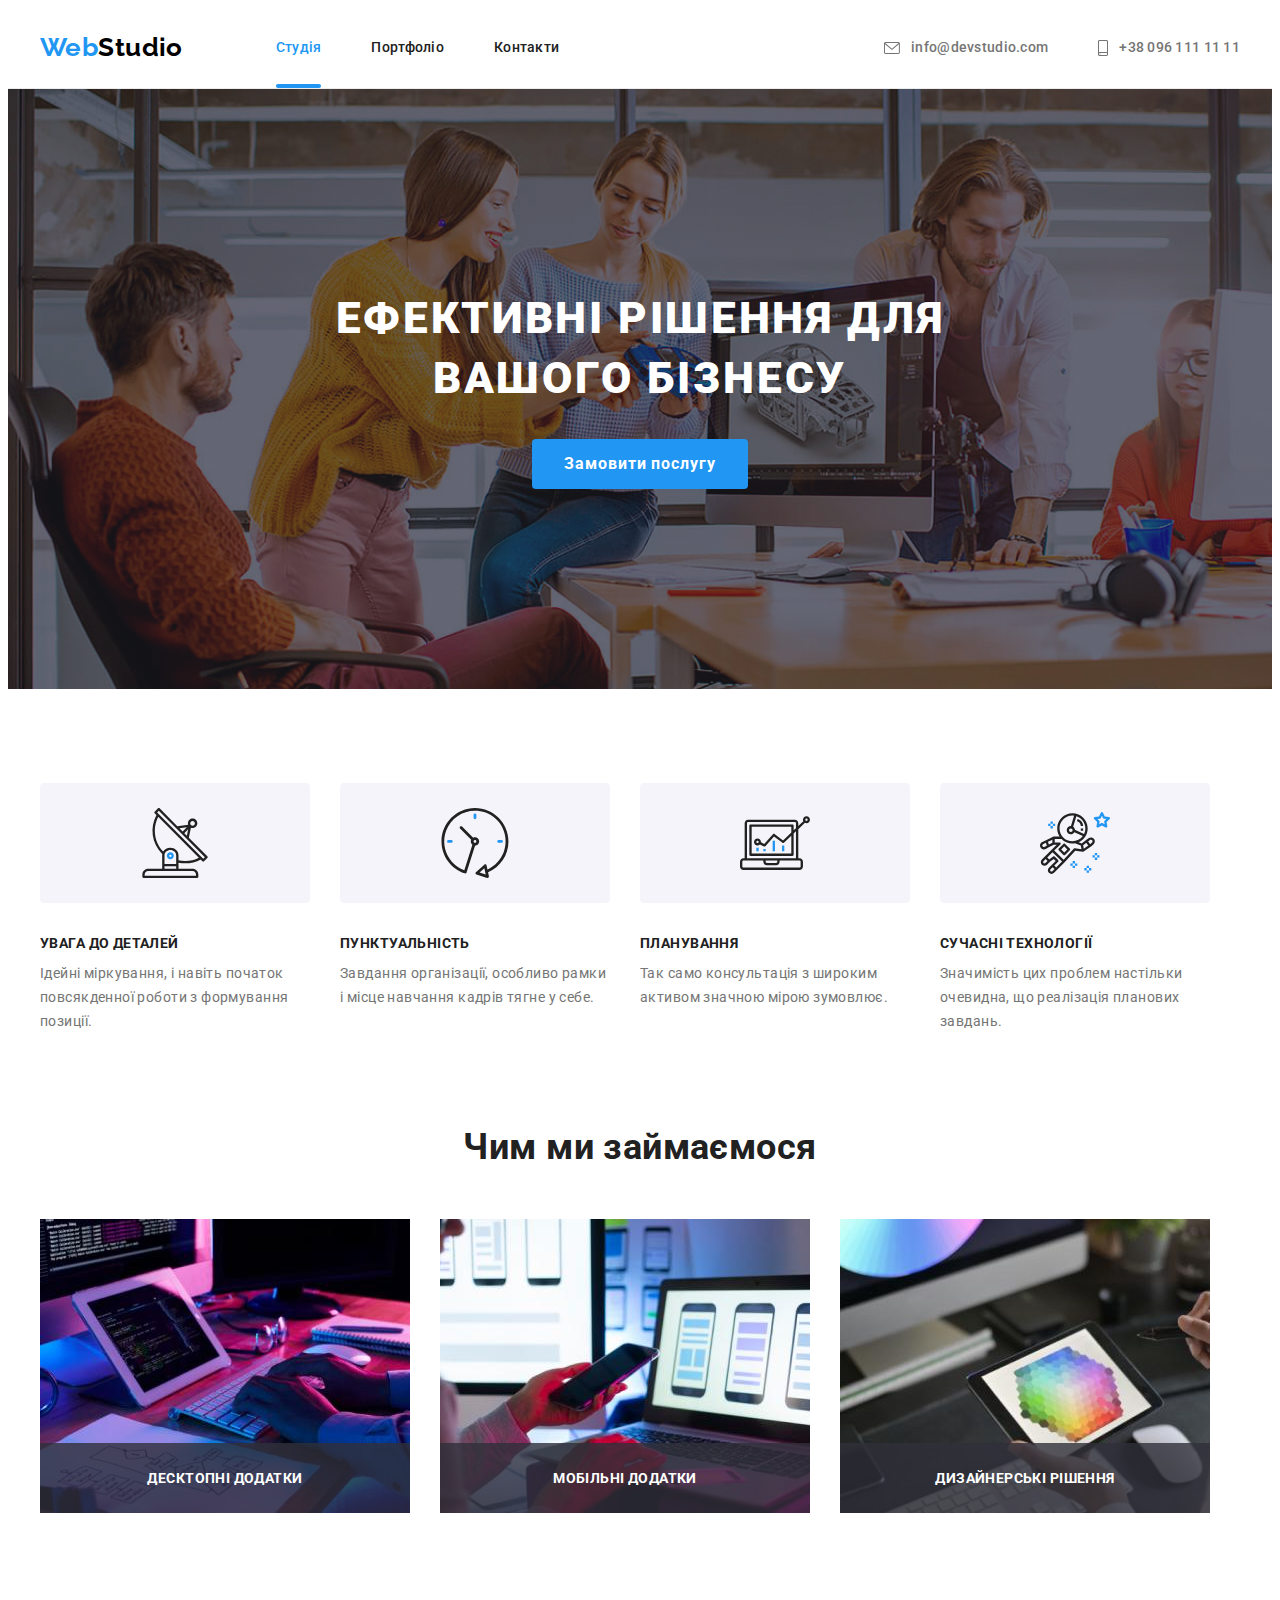
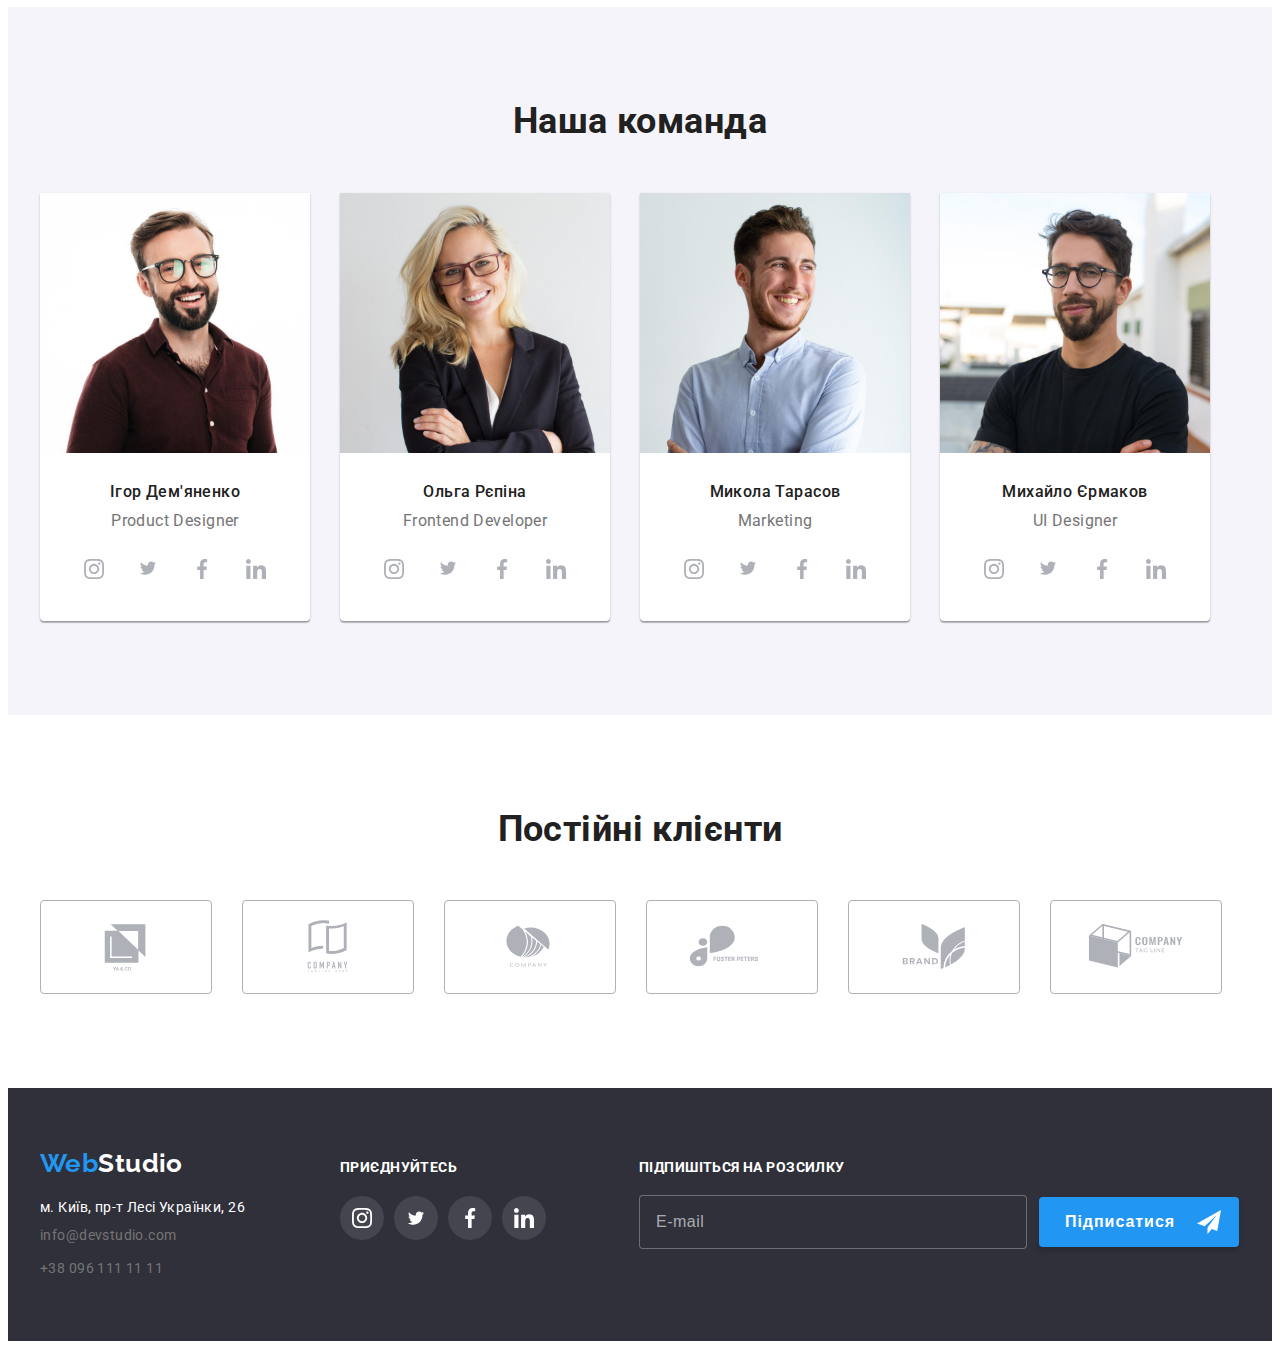
<file: index.html>
<!DOCTYPE html>
<html lang="uk">
  <head>
    <meta charset="UTF-8" />
    <meta http-equiv="X-UA-Compatible" content="IE=edge" />
    <meta name="viewport" content="width=<device-width>, initial-scale=1.0" />
    <title>WebStudio</title>
    <link rel="preconnect" href="https://fonts.googleapis.com" />
    <link rel="preconnect" href="https://fonts.gstatic.com" crossorigin />
    <link
      href="https://fonts.googleapis.com/css2?family=Raleway:wght@700&family=Roboto:wght@400;500;700;900&display=swap"
      rel="stylesheet"
    />
    <link
      rel="stylesheet"
      href="https://cdnjs.cloudflare.com/ajax/libs/modern-normalize/1.1.0/modern-normalize.min.css"
      integrity="sha512-wpPYUAdjBVSE4KJnH1VR1HeZfpl1ub8YT/NKx4PuQ5NmX2tKuGu6U/JRp5y+Y8XG2tV+wKQpNHVUX03MfMFn9Q=="
      crossorigin="anonymous"
      referrerpolicy="no-referrer"
    />
    <link rel="stylesheet" href="./css/style.css" />
  </head>
  <body>
    <!--Шапка сайту-->
    <header class="header">
      <!-- навігація -->
      <div class="conteiner main-nav">
        <nav class="nav">
          <a href="./index.html" class="logo"><span class="logo-web">Web</span>Studio</a>
          <ul class="list nav-list">
            <li class="nav-link">
              <a href="./index.html" class="site-nav active-pages">Студія</a>
            </li>

            <li class="nav-link">
              <a href="./portfolio.html" class="site-nav">Портфоліо</a>
            </li>

            <li class="nav-link">
              <a href="" class="site-nav">Контакти</a>
            </li>
          </ul>
        </nav>
        <!-- Зворотний зв'язок-->
        <ul class="socials-nav list">
          
          <li class="socials-link">
            <a href="mailto:info@devstudio.com" class="socials">
              <svg class="icon-social" width="16" height="12">
              <use href="./images/symbol-defs.svg#icon-envelope" ></use>
            </svg>info@devstudio.com
              
            </a>
          </li>

          <li class="socials-link">
            <a href="tel:+380961111111" class="socials">
              <svg class="icon-social" width="10" height="16">
                <use href="./images/symbol-defs.svg#icon-smartphone" ></use>
              </svg>+38 096 111 11 11</a>
          </li>
        </ul>
      </div>
    </header>

    <!-- Баннер -->
    <main>
      <div class="overlay">
      <section class="hero" >

        <h1 class="hero-title">Ефективні рішення для вашого бізнесу</h1>
        <button type="button" class="hero-button" data-modal-open>Замовити послугу</button>
        <div class="backdrop is-hidden" data-modal>
          <div class="modal">
            <button class="close-modal" data-modal-close>

                <svg width="18" height="18" class="close-svg">
                  <use href="./images/symbol-defs.svg#close-modal"></use>
                </svg>
             
            </button>

            <form class="modal-form">
              <h2 class="modal-title">Залиште свої дані, ми вам передзвонимо</h2>

            <div class="modal-form-conteiner">
              
                <label for="modal-input" class="label-modal">Email</label>
              <div class="submit">
                <input type="text" name="name" id="modal-input" class="input-modal">
                <svg width="18" height="18" class="icon-form">
                  <use  href="./images/symbol-defs.svg#icon-formperson"></use>
                </svg>
              </div> 
              
                <label for="modal-input-tel" class="label-modal">Телефон</label>
              <div class="submit">
                <input type="tel" name="tel" id="modal-input-tel" class="input-modal">
                <svg width="18" height="18" class="icon-form" >
                  <use  href="./images/symbol-defs.svg#icon-formphone"></use>
                </svg>
              </div>  
              
                <label for="modal-input-email" class="label-modal">Пошта</label>
              <div class="submit">  
                <input type="email" name="mail" id="modal-input-email" class="input-modal">
                <svg width="18" height="18" class="icon-form" >
                  <use href="./images/symbol-defs.svg#icon-formemail"></use>
                </svg>
              </div>  
              <label for="modal-comment" class="label-modal">Коментар</label>
             <textarea name="comment" placeholder="Введіть текст" class="comment-modal"></textarea>
                               
            </div>
            
              <label class="modal-checkbox">
                <input type="checkbox"  name="comment" class="checkbox">
                <span class="icon-checkbox"></span>
                <span>Погоджуюся з розсилкою та приймаю <a href="" class="terms"> Умови договору</a></span>
              </label>
          
             
              <button type="submit" class="button-submit-form">Відправити</button>

            </form>


          </div>
        </div>
      </section>
    </div>
      <section class="features-page section">
        <div class="conteiner">
          <h2 class="features-section">Наші переваги</h2>

          <ul class="list features">
           
            <li class="item">
              <svg class="features-img" width="270px" height="120px">
                <use href="./images/symbol-defs.svg#icon-antenna"></use>
              </svg>
              <h3 class="features-title">УВАГА ДО ДЕТАЛЕЙ</h3>
              <p class="features-text">
                Ідейні міркування, і навіть початок повсякденної роботи з формування позиції.
              </p>
            </li>
           
            <li class="item">
              <svg class="features-img" width="270px" height="120px">
                <use href="./images/symbol-defs.svg#icon-clock"></use>
              </svg>
              <h3 class="features-title">ПУНКТУАЛЬНІСТЬ</h3>
              <p class="features-text">
                Завдання організації, особливо рамки і місце навчання кадрів тягне у себе.
              </p>
            </li>
            
            <li class="item">
              <svg class="features-img" width="270px" height="120px">
                 <use href="./images/symbol-defs.svg#icon-diagram"></use>
              </svg>
              <h3 class="features-title">ПЛАНУВАННЯ</h3>
              <p class="features-text">
                Так само консультація з широким активом значною мірою зумовлює.
              </p>
            </li>
            
            <li class="item">
              <svg class="features-img" width="270px" height="120px">
                <use href="./images/symbol-defs.svg#icon-astronaut"></use>
              </svg>
              <h3 class="features-title">СУЧАСНІ ТЕХНОЛОГІЇ</h3>
              <p class="features-text">
                Значимість цих проблем настільки очевидна, що реалізація планових завдань.
              </p>
            </li>

          </ul>
        </div>
      </section>

      <!-- Чим ми займаємось-->
      <section class="section section-work">
        <div class="conteiner">
          <h2 class="section-title">Чим ми займаємося</h2>

          <ul class="works list">
            <li class="works-list">
            
              <img
                src="./images/img1.jpg"
                alt="Процес прорамування"
                width="370"
                class="works-img"
              />
              <p class="works-title">Десктопні додатки</p>
           
            </li>
            <li class="works-list">
              
                <img src="./images/img2.jpg" alt="Процес адаптації" width="370" class="works-img" />
               <p class="works-title">Мобільні додатки</p>
              
            </li>
            <li class="works-list">
              <img src="./images/img3.jpg" alt="Підбір кольору" width="370" class="works-img" />
              <p class="works-title">Дизайнерські рішення</p>
                        </li>
          </ul>
        </div>
      </section>

      <!--Наша команда-->
      <section class="team-section section">
        <div class="conteiner">
          <h2 class="section-title">Наша команда</h2>

          <ul class="list team">
            <li class="team-container">
              <img src="./images/img4.jpg" alt="Ігор Дерем'яненко" width="270" class="team-img" />
              <div class="padding-team">
                <h3 class="team-name">Ігор Дем'яненко</h3>
                <p class="team-text">Product Designer</p>
                <div class="social-team">
                  <ul class="list messenger-team">
                    <li>
                      <a href="" class="social-links">
                        <svg class="social-icon" width="20px" height="20px">
                          <use href="./images/symbol-defs.svg#icon-instagram"></use>
                        </svg>
                      </a>
                    </li>
                    <li>
                      <a href="" class="social-links">
                        <svg class="social-icon" width="20px" height="16.25px">
                          <use href="./images/symbol-defs.svg#icon-twitter"></use>
                        </svg>
                      </a>
                    </li>
                    <li>
                      <a href="" class="social-links">
                        <svg class="social-icon" width="20px" height="20px">
                          <use href="./images/symbol-defs.svg#icon-facebook"></use>
                        </svg> 
                      </a>
                    </li>
                    <li>
                      <a href="" class="social-links">
                        <svg class="social-icon" width="20px" height="20px">
                          <use href="./images/symbol-defs.svg#icon-linkedin"></use>
                        </svg>
                      </a>
                    </li>
                  </ul>
                           
              </div>
              </div>
            </li>

            <li class="team-container">
              <img src="./images/img5.jpg" alt="Ольга Рєпіна" width="270" class="team-img" />
              <div class="padding-team">
                <h3 class="team-name">Ольга Рєпіна</h3>
                <p class="team-text">Frontend Developer</p>
                <div class="social-team">
                  <ul class="list messenger-team">
                    <li>
                      <a href="" class="social-links">
                        <svg class="social-icon" width="20px" height="20px">
                          <use href="./images/symbol-defs.svg#icon-instagram"></use>
                        </svg>
                      </a>
                    </li>
                    <li>
                      <a href="" class="social-links">
                        <svg class="social-icon" width="20px" height="16.25px">
                          <use href="./images/symbol-defs.svg#icon-twitter"></use>
                        </svg>
                      </a>
                    </li>
                    <li>
                      <a href="" class="social-links">
                        <svg class="social-icon" width="20px" height="20px">
                          <use href="./images/symbol-defs.svg#icon-facebook"></use>
                        </svg> 
                      </a>
                    </li>
                    <li>
                      <a href="" class="social-links">
                        <svg class="social-icon" width="20px" height="20px">
                          <use href="./images/symbol-defs.svg#icon-linkedin"></use>
                        </svg>
                      </a>
                    </li>
                  </ul>
                </div>
              </div>
            </li>

            <li class="team-container">
              <img src="./images/img6.jpg" alt="Микола Тарасов" width="270" class="team-img" />
              <div class="padding-team">
                <h3 class="team-name">Микола Тарасов</h3>
                <p class="team-text">Marketing</p>
                <div class="social-team">
                  <ul class="list messenger-team">
                    <li>
                      <a href="" class="social-links">
                        <svg class="social-icon" width="20px" height="20px">
                          <use href="./images/symbol-defs.svg#icon-instagram"></use>
                        </svg>
                      </a>
                    </li>
                    <li>
                      <a href="" class="social-links">
                        <svg class="social-icon" width="20px" height="16.25px">
                          <use href="./images/symbol-defs.svg#icon-twitter"></use>
                        </svg>
                      </a>
                    </li>
                    <li>
                      <a href="" class="social-links">
                        <svg class="social-icon" width="20px" height="20px">
                          <use href="./images/symbol-defs.svg#icon-facebook"></use>
                        </svg> 
                      </a>
                    </li>
                    <li>
                      <a href="" class="social-links">
                        <svg class="social-icon" width="20px" height="20px">
                          <use href="./images/symbol-defs.svg#icon-linkedin"></use>
                        </svg>
                      </a>
                    </li>
                  </ul>
                </div>
              </div>
            </li>

            <li class="team-container">
              <img src="./images/img7.jpg" alt="Михайло Єрмаков" width="270" class="team-img" />
              <div class="padding-team">
                <h3 class="team-name">Михайло Єрмаков</h3>
                <p class="team-text">UI Designer</p>
                <div class="social-team">
                  <ul class="list messenger-team">
                    <li>
                      <a href="" class="social-links">
                        <svg class="social-icon" width="20px" height="20px">
                          <use href="./images/symbol-defs.svg#icon-instagram"></use>
                        </svg>
                      </a>
                    </li>
                    <li>
                      <a href="" class="social-links">
                        <svg class="social-icon" width="20px" height="16.25px">
                          <use href="./images/symbol-defs.svg#icon-twitter"></use>
                        </svg>
                      </a>
                    </li>
                    <li>
                      <a href="" class="social-links">
                        <svg class="social-icon" width="20px" height="20px">
                          <use href="./images/symbol-defs.svg#icon-facebook"></use>
                        </svg> 
                      </a>
                    </li>
                    <li>
                      <a href="" class="social-links">
                        <svg class="social-icon" width="20px" height="20px">
                          <use href="./images/symbol-defs.svg#icon-linkedin"></use>
                        </svg>
                      </a>
                    </li>
                  </ul>
                </div>
              </div>
            </li>
          </ul>
        </div>
      </section>
      <section class="clients">
        <div class="conteiner">
        <h2 class="section-title">Постійні клієнти</h2>
        <ul class="list clients-item">
          <li class="clients-list">
            <a href="" class="clients-link"> 
            <svg  class="clients-logo" width="106" height="60" >
              <use href="./images/symbol-defs.svg#icon-logo1"> </use>
            </svg>
          </a>
          </li>
          <li class="clients-list">
            <a href="" class="clients-link">
            <svg class="clients-logo" width="106" height="60">
              <use href="./images/symbol-defs.svg#icon-logo2"></use>
            </svg>
          </a>
          </li><li class="clients-list">
            <a href="" class="clients-link">
            <svg class="clients-logo" width="106" height="60">
              <use href="./images/symbol-defs.svg#icon-logo3"></use>
            </svg>
          </a>
          </li><li class="clients-list">
            <a href="" class="clients-link">
            <svg class="clients-logo" width="106" height="60">
              <use href="./images/symbol-defs.svg#icon-logo4"></use>
            </svg>
          </a>
          </li><li class="clients-list">
            <a href="" class="clients-link">
            <svg class="clients-logo" width="106" height="60">
              <use href="./images/symbol-defs.svg#icon-logo5"></use>
            </svg>
          </a>
          </li><li class="clients-list">
            <a href="" class="clients-link">
            <svg class="clients-logo" width="106" height="60">
              <use href="./images/symbol-defs.svg#icon-logo6"></use>
            </svg>
          </a>
          </li>
        </ul>
      </div>
      </section>
    </main>
    <!--Підвал-->
    <footer class="footer">
      <div class="conteiner footer-page">
        <div class="conteiner-address">
          <a href="./index.html" class="logo-footer"><span class="logo-web">Web</span><span class="logo-studio">Studio</span></a>
          <address>
            <ul class="list footer-margin">
              <li class="item">
                <a
                 href="https://www.google.com/maps/place/бул.+Леси+Украинки,+26,+Киев,+02000/@50.4265807,30.5383858,17z/data=!3m1!4b1!4m5!3m4!1s0x40d4cf0e033ecbe9:0x57a4dffefec77da0!8m2!3d50.4265807!4d30.5383858"
                 class="footer-address">м. Київ, пр-т Лесі Українки, 26</a>
              </li>

              <li class="item">
               <a href="mailto:info@devstudio.com" class="footer-socials">info@devstudio.com</a>
              </li>

              <li class="item">
                <a href="tel:+380961111111" class="footer-socials">+38 096 111 11 11</a>
              </li>
            </ul>
        </address>
      </div>
        <div class="footer-messenger">
          <p class="come">Приєднуйтесь</p>
          <ul class="list messenger">
            <li class="messenger-list">
              <a href="" class="messenger-links">
                <svg class="footer-icon" width="20px" height="20px">
                  <use href="./images/symbol-defs.svg#icon-instagram"></use>
                </svg>
              </a>
            </li>
            <li class="messenger-list">
              <a href="" class="messenger-links">
                <svg class="footer-icon" width="20px" height="16.25px">
                  <use href="./images/symbol-defs.svg#icon-twitter"></use>
                </svg>
              </a>
            </li>
            <li class="messenger-list">
              <a href="" class="messenger-links">
                <svg class="footer-icon" width="20px" height="20px">
                  <use href="./images/symbol-defs.svg#icon-facebook"></use>
                </svg> 
             </a>
            </li>
            <li class="messenger-list">
              <a href="" class="messenger-links">
                <svg class="footer-icon" width="20px" height="20px">
                  <use href="./images/symbol-defs.svg#icon-linkedin"></use>
              </svg>
              </a>
            </li>
          </ul>
        </div>

        
        <form class="form-footer">
          <label for="input-submit"><span class="title-input-footer">Підпишіться на розсилку</span></label>
          <div class="submit-form">
          <input type="email" class="input-footer" id='input-submit' placeholder="E-mail">
          <button type="submit" class="button-form-footer">
            <span class="name-button-footer">Підписатися</span>
            <svg width="24" height="24" class="icon-input">
              <use href="./images/symbol-defs.svg#icon-send"></use>
            </svg>
          </button>
        </div>
        </form>
      </div>
      
    
    
      
    </footer>
    <script src="./js/modal.js"></script>
  </body>
</html>
</file>
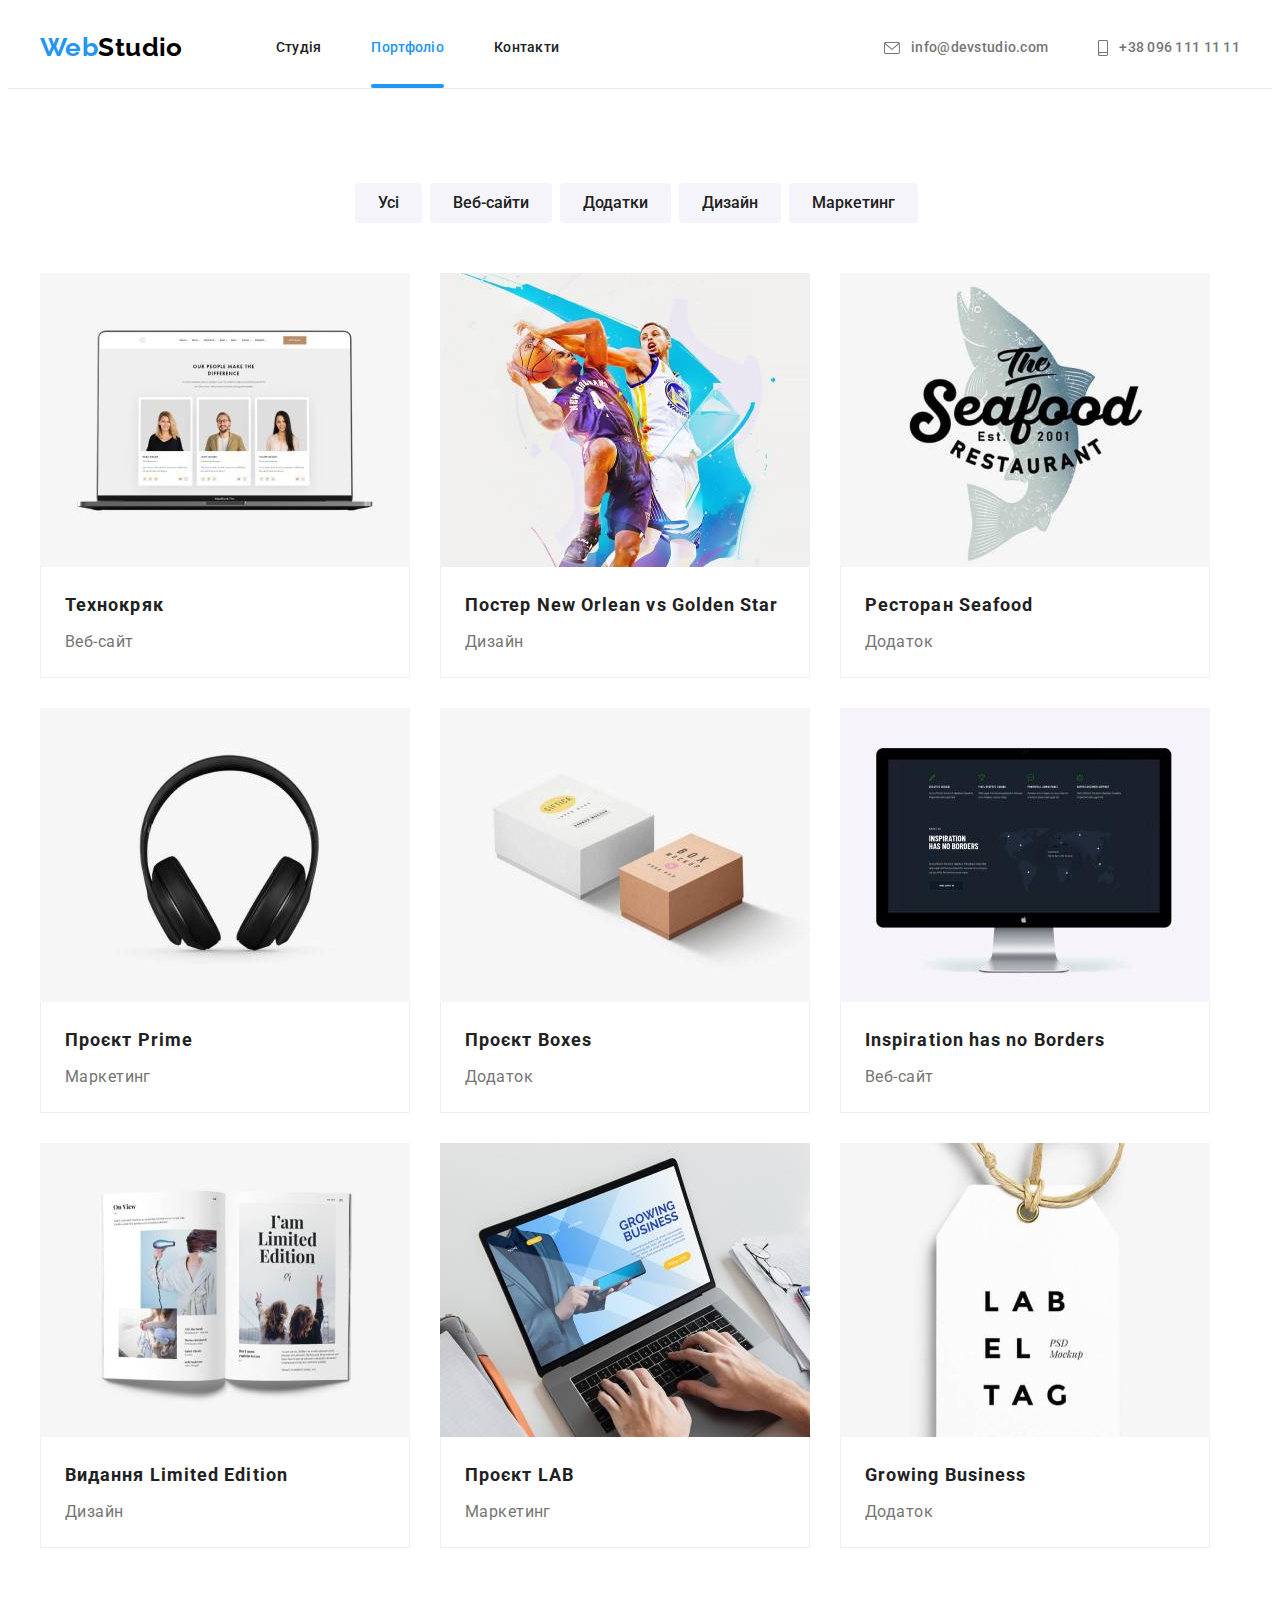
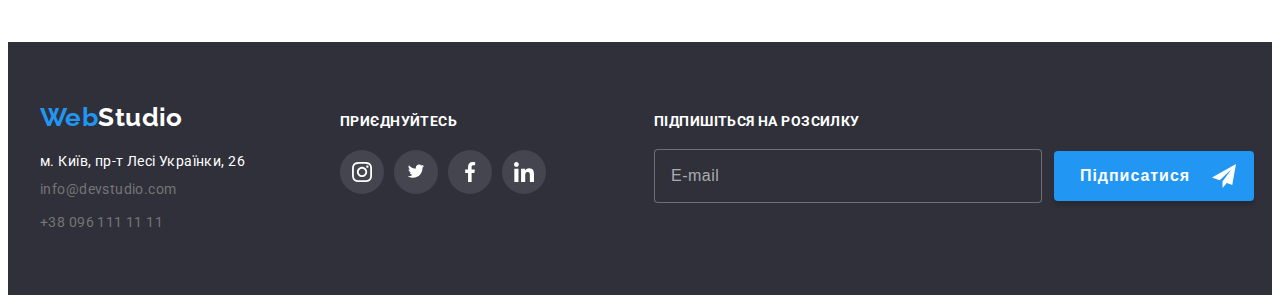
<file: portfolio.html>
<!DOCTYPE html>
<html lang="uk">
  <head>
    <meta charset="UTF-8" />
    <meta http-equiv="X-UA-Compatible" content="IE=edge" />
    <meta
      name="viewport"
      content="width=
     , initial-scale=1.0"
    />
    <title>WebStudio</title>
    <link rel="preconnect" href="https://fonts.googleapis.com" />
    <link rel="preconnect" href="https://fonts.gstatic.com" crossorigin />
    <link
      href="https://fonts.googleapis.com/css2?family=Raleway:wght@700&family=Roboto:wght@400;500;700;900&display=swap"
      rel="stylesheet"
    />
    <link
      rel="stylesheet"
      href="https://cdnjs.cloudflare.com/ajax/libs/modern-normalize/1.1.0/modern-normalize.min.css"
      integrity="sha512-wpPYUAdjBVSE4KJnH1VR1HeZfpl1ub8YT/NKx4PuQ5NmX2tKuGu6U/JRp5y+Y8XG2tV+wKQpNHVUX03MfMFn9Q=="
      crossorigin="anonymous"
      referrerpolicy="no-referrer"
    />
    <link rel="stylesheet" href="./css/style.css" />
  </head>
  <body>
    <header class="header">
      <!-- навігація -->
      <div class="conteiner main-nav">
        <nav class="nav">
          <a href="./index.html" class="logo"><span class="logo-web">Web</span>Studio</a>
          <ul class="list nav-list">
            <li class="nav-link">
              <a href="./index.html" class="site-nav">Студія</a>
            </li>

            <li class="nav-link">
              <a href="./portfolio.html" class="site-nav active-pages">Портфоліо</a>
            </li>

            <li class="nav-link">
              <a href="" class="site-nav">Контакти</a>
            </li>
          </ul>
        </nav>
        <!-- Зворотний зв'язок-->
        <ul class="socials-nav list">
          
          <li class="socials-link">
            <a href="mailto:info@devstudio.com" class="socials">
              <svg class="icon-social" width="16" height="12">
              <use href="./images/symbol-defs.svg#icon-envelope" ></use>
            </svg>info@devstudio.com
              
            </a>
          </li>

          <li class="socials-link">
            <a href="tel:+380961111111" class="socials">
              <svg class="icon-social" width="10" height="16">
                <use href="./images/symbol-defs.svg#icon-smartphone" ></use>
              </svg>+38 096 111 11 11</a>
          </li>
        </ul>
      </div>
    </header>

    <main>
      <section class="section">
        <div class="conteiner">
          <h1 class="portfolio">Портфоліо</h1>

          <ul class="portfolio-link list">
            <li>
              <button type="button" class="filter-button">Усі</button>
            </li>
            <li>
              <button type="button" class="filter-button">Веб-сайти</button>
            </li>
            <li>
              <button type="button" class="filter-button">Додатки</button>
            </li>
            <li>
              <button type="button" class="filter-button">Дизайн</button>
            </li>
            <li>
              <button type="button" class="filter-button">Маркетинг</button>
            </li>
          </ul>

          <ul class="portfolio-page list">
            <li class="portfolio-list">
              <div class="portfolio-thumb">
                <img
                src="./images/img8.jpg"
                alt="Ноутбук з відкритою веб-сторінкою"
                width="370"
                class="portfolio-img"
              />
                <p class="portfolio-overlay">Ресурс пропонує комплексні пропозиції з різним рівнем функціоналу та сервісів. Все це дозволить відвідувачу отримати вичерпні відомості про компанію чи приватну особу.
                </p>
             </div>
              <div class="portfolio-padding">
                <h2 class="portfolio-title">Технокряк</h2>
                <p class="portfolio-text">Веб-сайт</p>
              </div>
            </li>
           
            <li class="portfolio-list">
              <div class="portfolio-thumb">
              <img src="./images/img9.jpg" alt="Баскетболісти" width="370" class="portfolio-img" />
              <p class="portfolio-overlay">Ресурс пропонує комплексні пропозиції з різним рівнем функціоналу та сервісів. Все це дозволить відвідувачу отримати вичерпні відомості про компанію чи приватну особу.
              </p>
             </div>
              <div class="portfolio-padding">
                <h2 class="portfolio-title">Постер New Orlean vs Golden Star</h2>
                <p class="portfolio-text">Дизайн</p>
              </div>
            </li>
            <li class="portfolio-list">
              <div class="portfolio-thumb">
                <img
                  src="./images/img10.jpg"
                  alt="Логотип ресторану Seafood"
                  width="370"
                  class="portfolio-img"/>
              <p class="portfolio-overlay">Ресурс пропонує комплексні пропозиції з різним рівнем функціоналу та сервісів. Все це дозволить відвідувачу отримати вичерпні відомості про компанію чи приватну особу.
              </p>
            </div>
              <div class="portfolio-padding">
                <h2 class="portfolio-title">Ресторан Seafood</h2>
                <p class="portfolio-text">Додаток</p>
              </div>
            </li>
            <li class="portfolio-list">
              <div class="portfolio-thumb">
                <img src="./images/img11.jpg" alt="Навушники" width="370" class="portfolio-img" />
                <p class="portfolio-overlay">Ресурс пропонує комплексні пропозиції з різним рівнем функціоналу та сервісів. Все це дозволить відвідувачу отримати вичерпні відомості про компанію чи приватну особу.
              </p>
            </div>
              <div class="portfolio-padding">
                <h2 class="portfolio-title">Проєкт Prime</h2>
                <p class="portfolio-text">Маркетинг</p>
              </div>
            </li>
            <li class="portfolio-list">
              <div class="portfolio-thumb">
                <img src="./images/img12.jpg" alt="Коробки" width="370" class="portfolio-img" />
                <p class="portfolio-overlay">Ресурс пропонує комплексні пропозиції з різним рівнем функціоналу та сервісів. Все це дозволить відвідувачу отримати вичерпні відомості про компанію чи приватну особу.
                </p>
              </div>
              <div class="portfolio-padding">
                <h2 class="portfolio-title">Проєкт Boxes</h2>
                <p class="portfolio-text">Додаток</p>
              </div>
            </li>
            <li class="portfolio-list">
              <div class="portfolio-thumb">
                <img src="./images/img13.jpg" alt="Монітор" width="370" class="portfolio-img" />
                <p class="portfolio-overlay">Ресурс пропонує комплексні пропозиції з різним рівнем функціоналу та сервісів. Все це дозволить відвідувачу отримати вичерпні відомості про компанію чи приватну особу.
              </p>
              </div>
              <div class="portfolio-padding">
                <h2 class="portfolio-title">Inspiration has no Borders</h2>
                <p class="portfolio-text">Веб-сайт</p>
              </div>
            </li>
            <li class="portfolio-list">
              <div class="portfolio-thumb">
                <img src="./images/img14.jpg" alt="Книжка" width="370" class="portfolio-img" />
                <p class="portfolio-overlay">Ресурс пропонує комплексні пропозиції з різним рівнем функціоналу та сервісів. Все це дозволить відвідувачу отримати вичерпні відомості про компанію чи приватну особу.
                </p>
              </div>
              <div class="portfolio-padding">
                <h2 class="portfolio-title">Видання Limited Edition</h2>
                <p class="portfolio-text">Дизайн</p>
              </div>
            </li>
            <li class="portfolio-list">
              <div class="portfolio-thumb">
                <img src="./images/img15.jpg" alt="Ярлик" width="370" class="portfolio-img" />
                <p class="portfolio-overlay">Ресурс пропонує комплексні пропозиції з різним рівнем функціоналу та сервісів. Все це дозволить відвідувачу отримати вичерпні відомості про компанію чи приватну особу.
                </p>
              </div>
              <div class="portfolio-padding">
                <h2 class="portfolio-title">Проєкт LAB</h2>
                <p class="portfolio-text">Маркетинг</p>
              </div>
            </li>
            <li class="portfolio-list">
              <div class="portfolio-thumb">
                <img
                  src="./images/img16.jpg"
                  alt="Друк на наотбуці"
                  width="370"
                  class="portfolio-img"
                />
                <p class="portfolio-overlay">Ресурс пропонує комплексні пропозиції з різним рівнем функціоналу та сервісів. Все це дозволить відвідувачу отримати вичерпні відомості про компанію чи приватну особу.
                </p>
              </div>
              <div class="portfolio-padding">
                <h2 class="portfolio-title">Growing Business</h2>
                <p class="portfolio-text">Додаток</p>
              </div>
            </li>
          </ul>
        </div>
      </section>  
      
    </main>

    <footer class="footer">
      <div class="conteiner footer-page">
        <div class="conteiner-address">
        <a href="./index.html" class="logo-footer"
          ><span class="logo-web">Web</span><span class="logo-studio">Studio</span></a
        >
        <address>
          <ul class="list footer-margin">
            <li class="item">
              <a
                href="https://www.google.com/maps/place/бул.+Леси+Украинки,+26,+Киев,+02000/@50.4265807,30.5383858,17z/data=!3m1!4b1!4m5!3m4!1s0x40d4cf0e033ecbe9:0x57a4dffefec77da0!8m2!3d50.4265807!4d30.5383858"
                class="footer-address"
                >м. Київ, пр-т Лесі Українки, 26</a
              >
            </li>

            <li class="item">
              <a href="mailto:info@devstudio.com" class="footer-socials">info@devstudio.com</a>
            </li>

            <li class="item">
              <a href="tel:+380961111111" class="footer-socials">+38 096 111 11 11</a>
            </li>
          </ul>
        </address>
      </div>
        <div class="footer-messenger">
          <p class="come">Приєднуйтесь</p>
          <ul class="list messenger">
            <li class="messenger-list">
              <a href="" class="messenger-links">
                <svg class="footer-icon" width="20px" height="20px">
                  <use href="./images/symbol-defs.svg#icon-instagram"></use>
                </svg>
              </a>
            </li>
            <li class="messenger-list">
              <a href="" class="messenger-links">
                <svg class="footer-icon" width="20px" height="16.25px">
                  <use href="./images/symbol-defs.svg#icon-twitter"></use>
                </svg>
              </a>
            </li>
            <li class="messenger-list">
              <a href="" class="messenger-links">
                <svg class="footer-icon" width="20px" height="20px">
                  <use href="./images/symbol-defs.svg#icon-facebook"></use>
                </svg> 
             </a>
            </li>
            <li class="messenger-list">
              <a href="" class="messenger-links">
                <svg class="footer-icon" width="20px" height="20px">
                  <use href="./images/symbol-defs.svg#icon-linkedin"></use>
              </svg>
              </a>
            </li>
          </ul>
        </div>

        <form class="form-footer conteiner">
          <label for="input-submit"><span class="title-input-footer">Підпишіться на розсилку</span></label>
          <div class="submit-form">
          <input type="email" class="input-footer" id='input-submit' placeholder="E-mail">
          <button type="submit" class="button-form-footer">
            <span class="name-button-footer">Підписатися</span>
            <svg width="24" height="24" class="icon-input">
              <use href="./images/symbol-defs.svg#icon-send"></use>
            </svg>
          </button>
        </div>
        </form>
      </div>
      
    </footer>
  </body>
</html>
</file>
<file: css/style.css>
/* CSS змінні */

:root {
  --title: #212121;
  --hover-focus-color: #2196f3;
  --backgraund-body: #ffffff;
  --text-page: #757575;
  --hero-text: #ffffff;
  --logo-color: #000000;
  --footer-backgraund: #2f303a;
  --backgraund-section: #f5f4fa;
}

/* оформлення тіла сайту*/

body {
  font-family: 'Roboto', sans-serif;  
  color: var(--text-page);
  background-color: var(--backgraund-body);
  font-size: 14px;
  letter-spacing: 0.03em;
}


h1,
h2,
h3,
h4,
h5,
h6,
p,
ul {
  margin: 0;
  padding: 0;
}

/* розміщення контенту в задану ширину */

.conteiner {
  margin-left: auto;
  margin-right: auto;
  width: 1200px;
  padding-left: 15px;
  padding-right: 15px;
  /* outline: 1px solid teal; */
}

button {
  cursor: pointer;
}

.list {
  list-style: none;
}



/* Логотип */
.nav {
  display: flex;
}

.main-nav {
  display: flex;
  align-items: center;
}

.header {
  border-bottom: 1px solid #ececec;
}

.logo {
  margin-right: 93px;
  display: flex;
  align-items: center;
  color: var(--logo-color);

  text-decoration: none;

  font-family: Raleway, sans-serif;
  font-weight: 700;
  font-size: 26px;
  line-height: 1.2;
}

.logo-web {
  color: var(--hover-focus-color);
}

/* Навігація */
.nav-list {
  display: flex;
  
}

/* один зі способів прибирати крайній margin*/
.nav-list .nav-link:not(:last-child) {
  margin-right: 50px;
}

.site-nav {
  position: relative;

  display: block;
  padding-top: 32px;
  padding-bottom: 32px;

  color: var(--title);
  text-decoration: none;
  font-weight: 500;
  line-height: 1.14;
  letter-spacing: 0.02em;
  transition: color 250ms cubic-bezier(0.4, 0, 0.2, 1);
  
}

.site-nav:hover,
.site-nav:focus {
  color: var(--hover-focus-color);
}

/* розмішення декоративної лінії під елементом навігації */
.site-nav::after{
  content: '';
  width: 100%;
  height: 4px;
  display: block;  
  background-color: var(--hover-focus-color);
  border-radius: 2px;
 
  position: absolute;
  left: 0;
  bottom: 0;
  opacity: 0;
  transition: opacity 250ms cubic-bezier(0.4, 0, 0.2, 1);
  z-index: 4;
}

.site-nav:hover::after{
  opacity: 1;
}

.active-pages::after{
  content: '';
  width: 100%;
  height: 4px;
  display: block;  
  background-color: var(--hover-focus-color);
  border-radius: 2px;
 
  position: absolute;
  left: 0;
  bottom: 0;
  opacity: 1; 
}

.active-pages {
  color: var(--hover-focus-color); 
}

.section {
  padding-top: 94px;
  padding-bottom: 94px;
}
/* Контакти */
.socials-nav {
  display: flex;
  margin-left: auto;
}

/* один зі способів прибирати крайній margin*/
.socials-nav .socials-link + .socials-link {
  margin-left: 50px;
}


.icon-social {
  display: inline;
  margin-right: 11px;
  fill: currentColor;
}

.socials {
  display:flex;
  align-items: center;

  color: var(--text-page);

  text-decoration: none;

  font-weight: 500;
  line-height: 1.14;
  letter-spacing: 0.02em;
  transition: color 250ms cubic-bezier(0.4, 0, 0.2, 1);
}

.socials:hover,
.socials:focus {
  color: var(--hover-focus-color);
  
}

/* Герой */

.hero {
  text-align: center;
  padding-top: 200px;
  padding-bottom: 200px;
}

.overlay{
  height: 600px;
  max-width: 1600px;
  margin-left: auto;
  margin-right: auto;
  background-color: var(--footer-backgraund);
  background-image: 
  linear-gradient(
  rgba(47, 48, 58, 0.4),
  rgba(47, 48, 58, 0.4)), url(../images/hero-img.jpg);
  background-size: cover;
  background-repeat: no-repeat;
}

.hero-title {
  margin-top: 0;
  margin-bottom: 30px;
  width: 696px;
  margin-left: auto;
  margin-right: auto;

  color: var(--hero-text);
  font-weight: 900;
  font-size: 44px;
  line-height: 1.36;
  text-align: center;
  letter-spacing: 0.06em;
  text-transform: uppercase;
}

/* кнопка героя */

.hero-button {
  width: 216px;
  height: 50px;
  border: 1px solid transparent;
  border-radius: 4px;

  color: var(--hero-text);
  background-color: var(--hover-focus-color);
  font-family: Roboto;
  font-weight: 700;
  font-size: 16px;
  line-height: 1.88;
  letter-spacing: 0.06em;
  transition: box-shadow 250ms cubic-bezier(0.4, 0, 0.2, 1);
}

.hero-button:hover,
.hero-button:focus {
  background-color: var(--hover-focus-color);
  box-shadow: 0px 4px 4px rgba(0, 0, 0, 0.15);
}

/* модальне вікно */

/* не відображає модальне вікно та дозволяє клік через модальне вікно */
.backdrop.is-hidden{
  opacity: 0;
  pointer-events: none;
}

.backdrop{
  position: fixed;
  left: 0;
  top: 0;
  z-index: 2;
  
  width: 100%;
  height: 100%;
  background-color: rgba(0, 0, 0, 0.2);
  opacity: 1;
  transition: opacity 250ms cubic-bezier(0.4, 0, 0.2, 1);
}

.modal {
  position: absolute;
  top: 50%;
  left: 50%;
  transform: translate(-50%, -50%);

  min-width: 528px;
  min-height: 581px;
  background-color: #ffffff;
  box-shadow: 0px 1px 3px rgba(0, 0, 0, 0.12), 0px 1px 1px rgba(0, 0, 0, 0.14), 0px 2px 1px rgba(0, 0, 0, 0.2);
  border-radius: 4px; 
}


.close-modal{
  width: 30px;
  height: 30px;
  border: 1px solid rgba(0, 0, 0, 0.1) ;
  border-radius: 50%;

  position: absolute;
  right: 0px;
  top: 0px;
  padding: 0 0;
  
  background: none;
  margin-right: 8px;
  margin-top: 8px;
}

.close-svg{
  position: absolute;
  top: 15px;
  left: 15px;
  transform: translate(-57%, -60%);
   
  fill:#000000;
}

.close-modal:hover .close-svg{
  fill:var(--hover-focus-color)
}



/* Форма */

.modal-form-conteiner{
  padding:0 40px 0 40px ;
}

.modal-title{
  margin-top: 40px;
  margin-bottom: 12px;

  font-weight: 700;
  font-size: 20px;
  line-height: 1.15;
  letter-spacing: 0.03em;
  color: var(--title);
}

.label-modal{
  margin-bottom: 4px;
  display: flex;
}

.input-modal{
  padding: 11px 42px 11px 42px;
  display: block;
  width:100%;
  border: 1px solid rgba(33, 33, 33, 0.2);
  border-radius: 4px;
}

.modal-form-conteiner .submit:not(:last-child){
  margin-bottom: 10px;
} 


.submit{
  position: relative;
  
}

.icon-form{
  position: absolute;
  top: 11px;
  left: 12px;
  
}

.input-modal:focus{
  outline: none; 
  border:solid 1px var(--hover-focus-color);  
}

.input-modal:focus-within + .icon-form {
  fill:var(--hover-focus-color);
}

/* Коментар форми */

.comment-modal{
  padding-top: 12px;
  padding-left: 16px;

  width: 448px;
  height: 120px;
  resize: none;
  display: flex;
  border: 1px solid rgba(33, 33, 33, 0.2);
  border-radius: 4px;
}


.comment-modal:focus{
  outline: none; 
  border:solid 1px var(--hover-focus-color);
}

/* Checkbox погодження */

.modal-checkbox{
 display: flex;
 align-items: center;
 margin-top: 25px;
  margin-left: 54px;
  font-size: 14px;
  line-height: 1.71;
  letter-spacing: 0.03em;
  color: #757575;
}

.terms{
  color: var(--hover-focus-color);
}

.checkbox{
  appearance: none;
  position: absolute;
}

.checkbox-conteiner{
  margin-top: 25px;
}

/* кастом чекбокс */
.icon-checkbox{
  margin-right: 8px;
  display: inline-block;
  width: 15px;
  height: 15px;
  border: solid 2px black;
  border-radius: 1px;
  
}

.checkbox:checked + .icon-checkbox{
  background-color:var(--hover-focus-color);
  background-image: url(../images/icon-check.svg);
  border-color: var(--hover-focus-color);
 background-size: contain; 
 background-origin: border-box;
}

/* кнопка відправки форми */

.button-submit-form{
  margin-top: 30px;
  width: 200px;
  height: 50px;
  background: #2196F3;
  border-color: transparent;
  box-shadow: 0px 4px 4px rgba(0, 0, 0, 0.15);
  border-radius: 4px;

  font-weight: 700;
  font-size: 16px;
  line-height: 1.88;
  letter-spacing: 0.06em;
  color: #FFFFFF;

}

/* Наші переваги и Наша команда*/

.features {
  display: flex;
}

.features .item + .item {
  margin-left: 30px;
}

.features-section {
  display: none;
}

.features-img{
  margin-bottom: 30px;
}

.features-title {
  margin-bottom: 10px;

  color: var(--title);
  font-size: 14px;
  line-height: 1.14;
  text-transform: uppercase;
}

.features-text {
  width: 270px;
  margin: auto;
  line-height: 1.7;
}

.section-work {
  padding-top: 0;
}

.works {
  display: flex;
  flex-wrap: wrap;
  
}

.works-img {
  display: block;
  max-width: 100%;
  height: auto 0;
}

.works-list{
  position: relative;

}



.works-title {
  position: absolute;
  transform: translateY(-100%);
   width: 100%;
  height: 70px;
  
  display: flex;
  justify-content: center;
  align-items: center;

  color:var(--hero-text);
  background-color: rgba(47, 48, 58, 0.8);
  text-align: center;
 
  font-weight: 700;
  font-size: 14px;
  line-height: 16px;
  letter-spacing: 0.03em;
  text-transform: uppercase;
  
}


.works .works-list + .works-list {
  margin-left: 30px;
}

.section-title {
  margin-bottom: 50px;

  color: var(--title);
  font-size: 36px;
  line-height: 1.16;
  text-align: center;
}

.team-section {
  background-color: var(--backgraund-section);
}

.social-team{
  display: flex;
  justify-content: center;
  
}


.messenger-team{
  display:flex;
}

.social-links{
  color:#AFB1B8;
  display: flex;
  align-items: center;
  width: 44px;
  height: 44px;
  margin-top: 16px;
  background-color:var(--backgraund-body);
  border-radius: 50%;
  transition: color 250ms cubic-bezier(0.4, 0, 0.2, 1), background-color 250ms cubic-bezier(0.4, 0, 0.2, 1);
}

.social-links:hover,
.social-links:focus {
  color:var(--backgraund-body);
  background-color: var(--hover-focus-color);
  
}

.social-icon{
  margin-left: auto;
  margin-right: auto;
  fill: currentColor;
}

.messenger-team li + li {
  margin-left: 10px;
}

.team-container {
  background-color: var(--backgraund-body);
  box-shadow: 0px 1px 3px rgba(0, 0, 0, 0.12), 0px 1px 1px rgba(0, 0, 0, 0.14), 0px 2px 1px rgba(0, 0, 0, 0.2);
  border-radius: 0px 0px 4px 4px;
}

.team .team-container + .team-container {
  margin-left: 30px;
}

.team {
  display: flex;
  font-size: 16px;
  line-height: 1.18;
}

.padding-team {
  padding-top: 30px;
  padding-bottom: 30px;
}

.team-img {
  display: block;
  height: auto;
}

.team-name {
  text-align: center;
  margin-bottom: 10px;

  color: var(--title);
  font-weight: 500;
  font-size: 16px;
  line-height: 1.18;
}

.team-text {
  text-align: center;
}

/* Постійні клієнти */

.clients{
  padding-top: 94px;
  padding-bottom: 94px;
}

.clients-link{
  color:#AFB1B8;
  display: flex;
  align-items: center;
  justify-content: center;
  width: 170px;
  height: 92px;
  border: 1px solid #AFB1B8;
  border-radius: 4px;
  transition: color 250ms cubic-bezier(0.4, 0, 0.2, 1), background-color 250ms cubic-bezier(0.4, 0, 0.2, 1);
  
  
}

.clients-link:hover,
.clients-link:focus{
  color:var(--hover-focus-color);
  border-color: var(--hover-focus-color);
}

.clients-logo{
  margin-left: auto;
  margin-right: auto;
  fill: currentColor;
}


.clients-item{
  display: flex;
}

.clients-item .clients-list+ .clients-list{
  margin-left: 30px;
}




/* Підвал */

.footer {
  background-color: var(--footer-backgraund);
  padding-top: 60px;
  padding-bottom: 60px;
}

.footer-address {
  display: inline-block;
  width: 230px;
  color: var(--hero-text);
  font-style: normal;
  text-decoration: none;
  transition: color 250ms cubic-bezier(0.4, 0, 0.2, 1);
}

.footer-address:hover,
.footer-address:focus {
  color: var(--hover-focus-color);
}

.footer-socials {
  display: block;
  color: var(--text-page);

  font-style: normal;

  line-height: 1.71;
  letter-spacing: 0.03em;
  text-decoration: none;
  transition: color 250ms cubic-bezier(0.4, 0, 0.2, 1);
}

.footer-socials:hover,
.footer-socials:focus {
  color: var(--hover-focus-color);
}

.footer-margin .item:not(:last-child) {
  margin-bottom: 9px;
}



.footer-messenger{
  margin-left: 70px;  
}

.come{
  margin-bottom: 20px;
  font-weight: 700;
  font-size: 14px;
  line-height:1.14;
  letter-spacing: 0.03em;
  text-transform: uppercase;

  color: #FFFFFF;
}

.messenger{
  display: flex;
  
}

.messenger .messenger-list + .messenger-list {
  margin-left: 10px;
}

.messenger-links{
  color:#ffffff;
  display: flex;
  align-items: center;
  width: 44px;
  height: 44px;
  background-color:rgba(255, 255, 255, 0.1);
  border-radius: 50%;
  transition: background-color 250ms cubic-bezier(0.4, 0, 0.2, 1);
  
}

.footer-icon{
  margin-left: auto;
  margin-right: auto;
  fill: currentColor;
}

.messenger-links:hover,
.messenger-links:focus{
  background-color: var(--hover-focus-color);
}

.footer-page{
  display: flex;
  align-items: baseline; 
}



/* Портфоліо */

/* Фільрт */
.portfolio-link {
  margin-bottom: 50px;
  display: flex;
  justify-content: center;
}

.filter-button {
  display: block;
  margin-right: 8px;
  padding: 6px 22px;
  border-radius: 4px;
  border: 1px solid transparent;

  color: var(--title);
  background-color: var(--backgraund-section);

  font-family: 'Roboto', sans-serif;
  font-style: normal;
  font-weight: 500;
  font-size: 16px;
  line-height: 1.62;

  cursor: pointer;
  transition: color 250ms cubic-bezier(0.4, 0, 0.2, 1), background-color 250ms cubic-bezier(0.4, 0, 0.2, 1), box-shadow 250ms cubic-bezier(0.4, 0, 0.2, 1);
}

.filter-button:hover,
.filter-button:focus {
  color: var(--hero-text);
  background-color: var(--hover-focus-color);
  box-shadow: 0px 3px 1px rgba(0, 0, 0, 0.1), 0px 1px 2px rgba(0, 0, 0, 0.08), 0px 2px 2px rgba(0, 0, 0, 0.12);
}

/* Портфоліо */

.portfolio {
  display: none;
}

.portfolio-page {
  display: flex;

  flex-wrap: wrap;
}

.portfolio-list {
  
  width: 370px;
  height: auto;

  margin-right: 30px;
  margin-top: 30px;
  transition: box-shadow 250ms cubic-bezier(0.4, 0, 0.2, 1);
}

.portfolio-list:hover,
.portfolio-list:focus{
  box-shadow: 0px 1px 1px rgba(0, 0, 0, 0.12), 0px 4px 4px rgba(0, 0, 0, 0.06), 1px 4px 6px rgba(0, 0, 0, 0.16);
}

.portfolio-list:nth-child(3n) {
  margin-right: 0;
}

.portfolio-list:nth-child(-n + 3) {
  margin-top: 0;
}

.portfolio-img {
  display: block;
  width: 100%;
  height: auto;
}

.portfolio-title {
  margin-bottom: 4px;

  color: var(--title);
  font-size: 18px;
  line-height: 2;
  letter-spacing: 0.06em;
}

.portfolio-text {
  font-size: 16px;
  line-height: 1.87;
}

.portfolio-padding {
  padding: 20px 24px;
  border-bottom: 1px solid #eeeeee;
  border-left: 1px solid #eeeeee;
  border-right: 1px solid #eeeeee;
}

.portfolio-thumb {
  position: relative;
  overflow: hidden;
}

.portfolio-overlay{
 
  position: absolute;
  padding: 63px 24px;
  width: 100%;
  height: 100%;
  color: var(--hero-text);
  background-color:rgba(33, 150, 243, 0.9);
  font-size: 18px;
  line-height: 1.56;
  letter-spacing: 0.03em;
  
  opacity: 0;
  transition: transform 250ms cubic-bezier(0.4, 0, 0.2, 1), opacity 250ms cubic-bezier(0.4, 0, 0.2, 1) ;
  
}

 .portfolio-list:hover .portfolio-overlay {
 opacity: 1;
 transform: translateY(-100%);
}


/* Лого футер */
.logo-footer {
  display: block;
  margin-bottom: 20px;

  font-family: Raleway, sans-serif;
  font-weight: 700;
  font-size: 26px;
  line-height: 1.2;
  background-color: var(--footer-backgraund);
  text-decoration: none;
}

.logo-studio {
  color: var(--hero-text);
}

/*  форма підписки */
.form-footer{
  display: block;
  margin-left: 93px;
}

.input-footer{
  padding-left: 16px;
  padding-right: 12px;

  width: 358px;
  height: 50px;
  border: 1px solid rgba(255, 255, 255, 0.3);
  border-radius: 4px;
  background-color: var(--footer-backgraund);

  font-size: 16px;
  line-height: 1.25;
  letter-spacing: 0.03em;
  color: rgba(255, 255, 255, 0.6);
}

.input-footer::placeholder{
  font-size: 16px;
  line-height: 1.25;
  letter-spacing: 0.03em;
  color: rgba(255, 255, 255, 0.6);
}



.title-input-footer{
  display: block;
  margin-bottom: 20px;

  font-weight: 700;
  font-size: 14px;
  line-height: 16px;
  letter-spacing: 0.03em;
  text-transform: uppercase;
  color: #FFFFFF;
}



.button-form-footer{
  display:flex;
  align-items: center;
  margin-left: 12px;
  width: 200px;
  height: 50px;
  background-color:var(--hover-focus-color);
  box-shadow: 0px 4px 4px rgba(0, 0, 0, 0.15);
  border-radius: 4px;
  border-color: transparent;

  font-weight: 700;
  font-size: 16px;
  line-height: 1.88;
  letter-spacing: 0.06em;
  color: #FFFFFF;
}

.icon-input{
  margin-left: 12px;
  
}

.name-button-footer{
  padding-right: 10px;
  padding-left: 18px;
}

.submit-form{
  display: flex;
  align-items: center;

}
</file>
